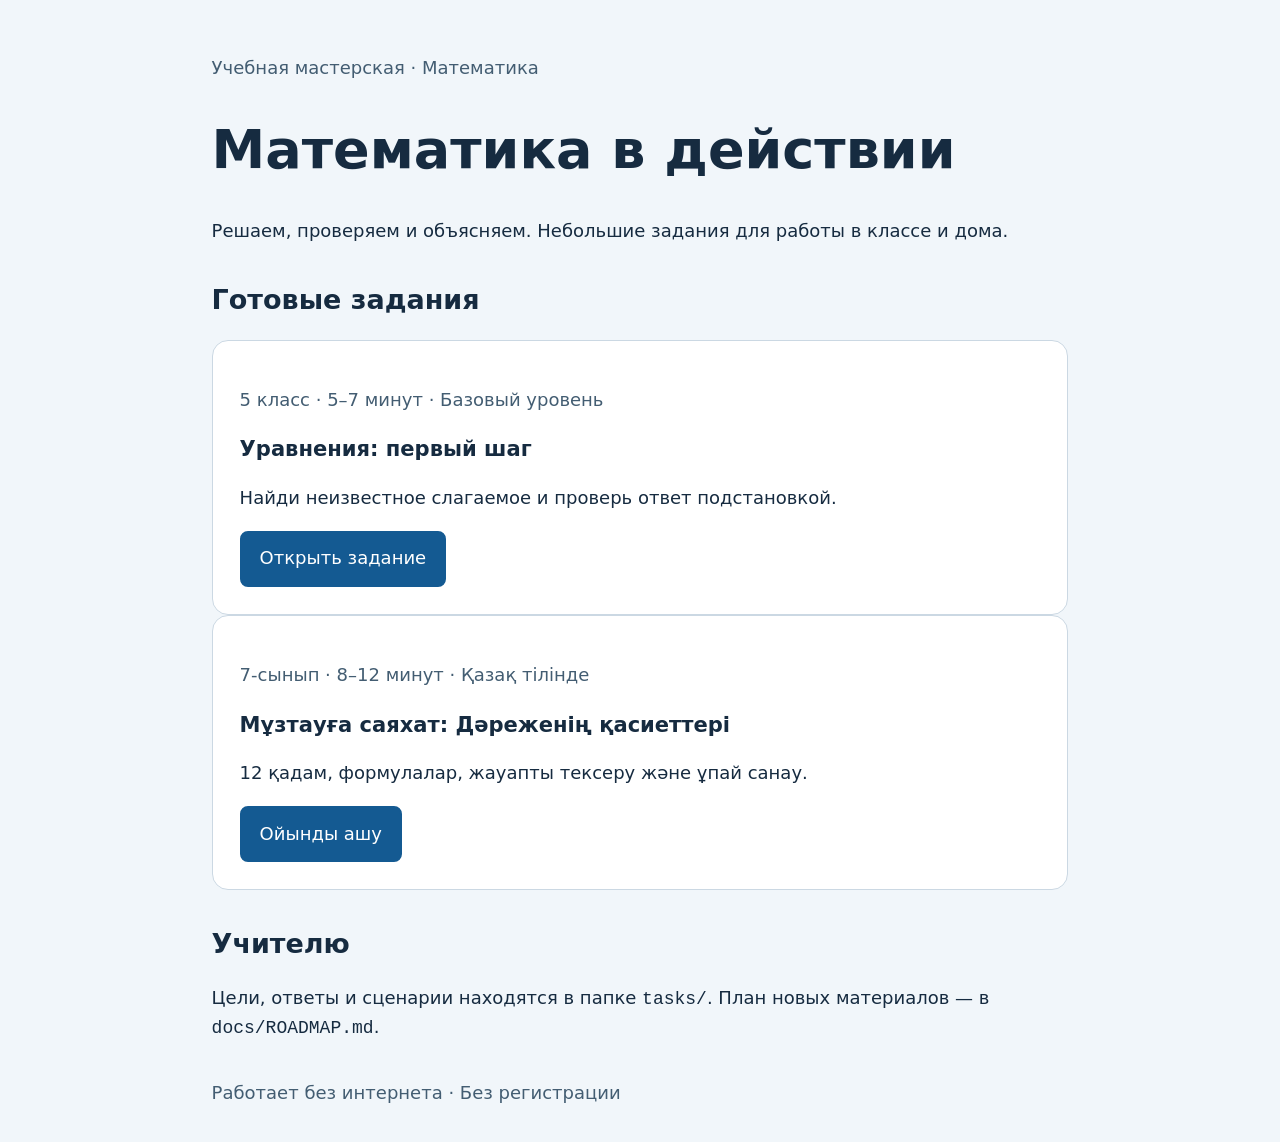
<file: index.html>
<!doctype html>
<html lang="ru">
<head>
  <meta charset="utf-8">
  <meta name="viewport" content="width=device-width, initial-scale=1">
  <title>Математика в действии</title>
  <link rel="stylesheet" href="css/styles.css">
</head>
<body>
  <main>
    <header><p class="eyebrow">Учебная мастерская · Математика</p>
      <h1>Математика в действии</h1>
      <p>Решаем, проверяем и объясняем. Небольшие задания для работы в классе и дома.</p>
    </header>
    <section aria-labelledby="catalog-title">
      <h2 id="catalog-title">Готовые задания</h2>
      <article class="card">
        <p class="eyebrow">5 класс · 5–7 минут · Базовый уровень</p>
        <h3>Уравнения: первый шаг</h3>
        <p>Найди неизвестное слагаемое и проверь ответ подстановкой.</p>
        <a class="button" href="html/equations.html">Открыть задание</a>
      </article>
      <article class="card" lang="kk">
        <p class="eyebrow">7-сынып · 8–12 минут · Қазақ тілінде</p>
        <h3>Мұзтауға саяхат: Дәреженің қасиеттері</h3>
        <p>12 қадам, формулалар, жауапты тексеру және ұпай санау.</p>
        <a class="button" href="html/powers.html">Ойынды ашу</a>
      </article>
    </section>
    <aside><h2>Учителю</h2><p>Цели, ответы и сценарии находятся в папке <code>tasks/</code>. План новых материалов — в <code>docs/ROADMAP.md</code>.</p></aside>
    <footer>Работает без интернета · Без регистрации</footer>
  </main>
</body>
</html>
</file>
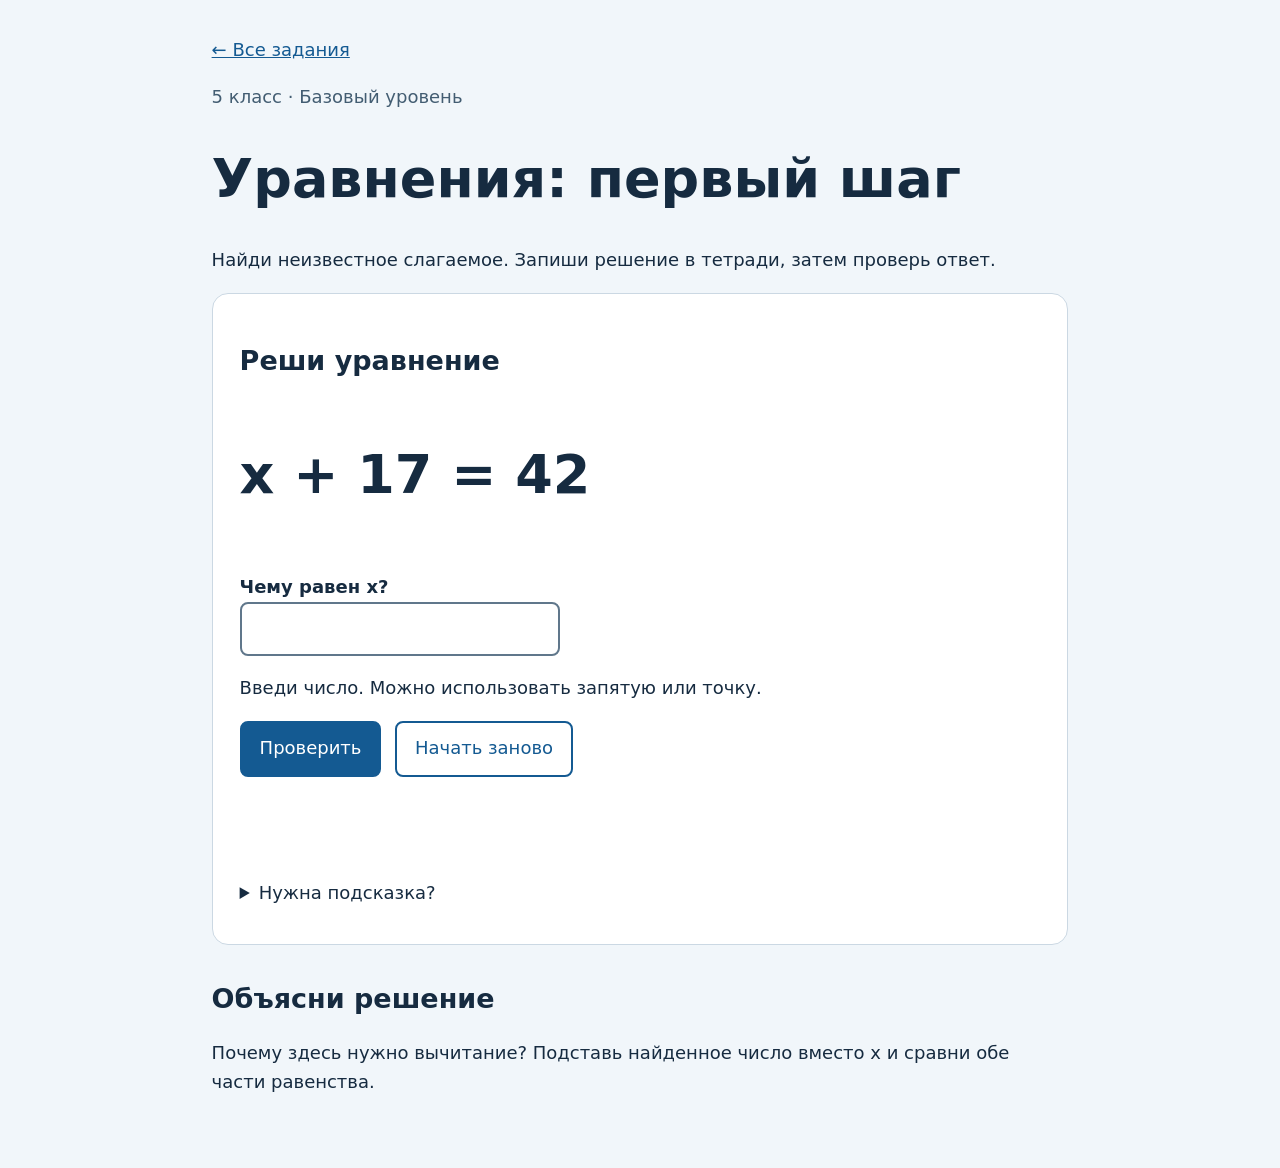
<file: html/equations.html>
<!doctype html>
<html lang="ru">
<head>
  <meta charset="utf-8">
  <meta name="viewport" content="width=device-width, initial-scale=1">
  <title>Уравнения: первый шаг · 5 класс</title>
  <link rel="stylesheet" href="../css/styles.css">
  <script src="../js/equations.js" defer></script>
</head>
<body>
  <main>
    <nav aria-label="Навигация"><a href="../index.html">← Все задания</a></nav>
    <p class="eyebrow">5 класс · Базовый уровень</p>
    <h1>Уравнения: первый шаг</h1>
    <p>Найди неизвестное слагаемое. Запиши решение в тетради, затем проверь ответ.</p>
    <section class="card" aria-labelledby="problem-title">
      <h2 id="problem-title">Реши уравнение</h2>
      <p class="equation">x + 17 = 42</p>
      <form id="answer-form" novalidate>
        <label for="answer">Чему равен x?</label>
        <input id="answer" name="answer" type="text" inputmode="decimal" autocomplete="off" aria-describedby="answer-help feedback">
        <p id="answer-help">Введи число. Можно использовать запятую или точку.</p>
        <div class="actions"><button type="submit">Проверить</button><button type="reset" class="secondary">Начать заново</button></div>
      </form>
      <p id="feedback" role="status" aria-live="polite" aria-atomic="true"></p>
      <details><summary>Нужна подсказка?</summary><p>Чтобы найти неизвестное слагаемое, вычти известное слагаемое из суммы.</p></details>
      <noscript><p>Проверка ответа требует включённого JavaScript. Реши в тетради и проверь подстановкой: сумма должна равняться 42.</p></noscript>
    </section>
    <section><h2>Объясни решение</h2><p>Почему здесь нужно вычитание? Подставь найденное число вместо x и сравни обе части равенства.</p></section>
  </main>
</body>
</html>
</file>
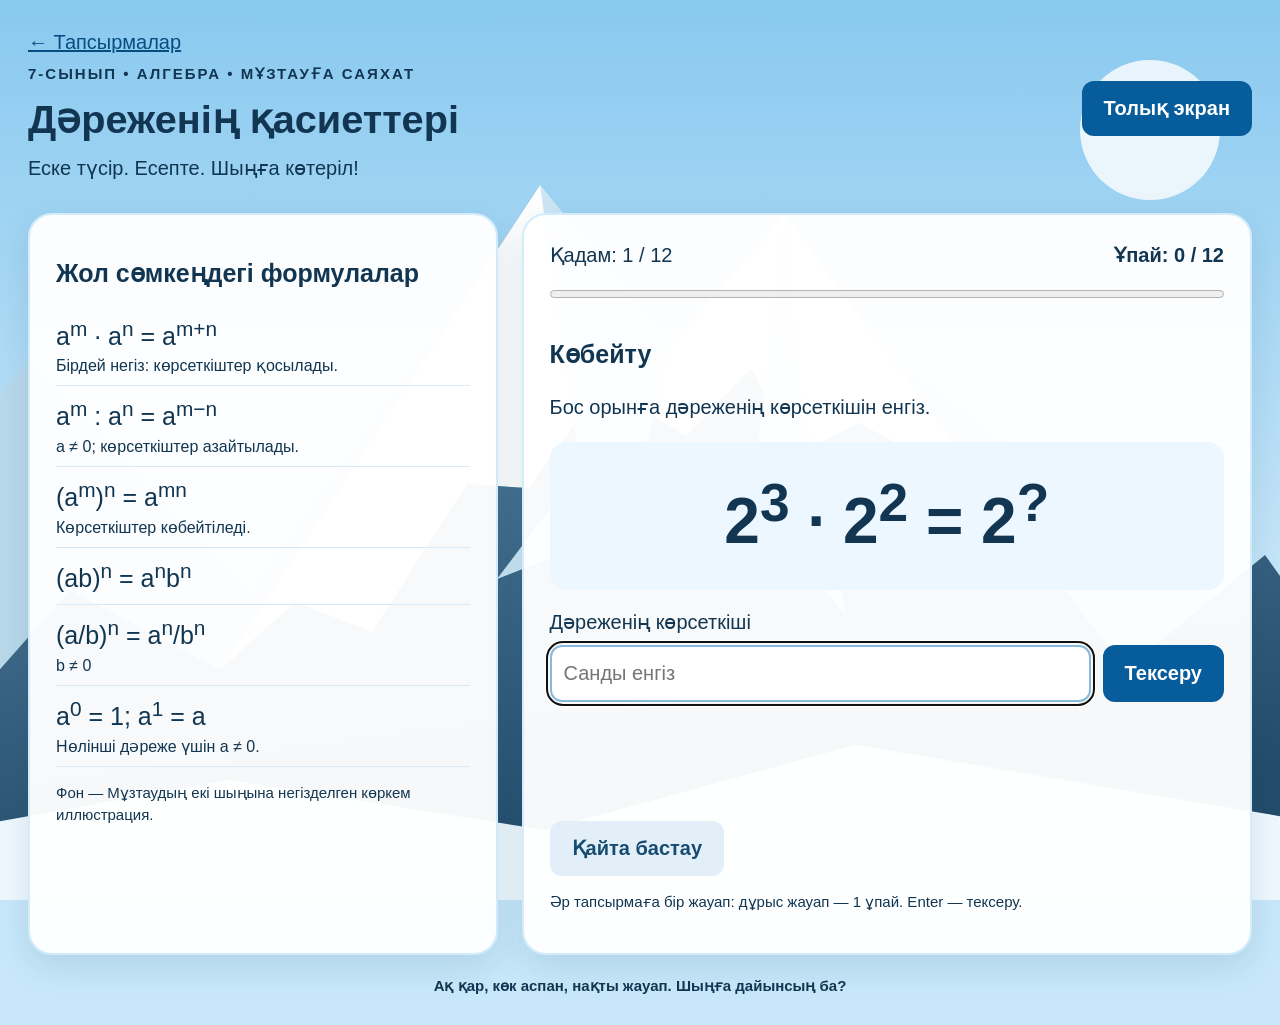
<file: html/powers.html>
<!doctype html>
<html lang="kk"><head><meta charset="utf-8"><meta name="viewport" content="width=device-width,initial-scale=1"><title>Мұзтау • Дәреженің қасиеттері</title><link rel="stylesheet" href="../css/powers.css"><script src="../tasks/grade-7/powers-data.js" defer></script><script src="../js/powers.js" defer></script></head>
<body><main class="game"><header><div><a href="../index.html">← Тапсырмалар</a><p class="eyebrow">7-СЫНЫП • АЛГЕБРА • МҰЗТАУҒА САЯХАТ</p><h1>Дәреженің қасиеттері</h1><p>Еске түсір. Есепте. Шыңға көтеріл!</p></div><button id="fullscreen" type="button">Толық экран</button></header>
<div class="layout"><aside class="panel"><h2>Жол сөмкеңдегі формулалар</h2><ul class="rules"><li>a<sup>m</sup> · a<sup>n</sup> = a<sup>m+n</sup><small>Бірдей негіз: көрсеткіштер қосылады.</small></li><li>a<sup>m</sup> : a<sup>n</sup> = a<sup>m−n</sup><small>a ≠ 0; көрсеткіштер азайтылады.</small></li><li>(a<sup>m</sup>)<sup>n</sup> = a<sup>mn</sup><small>Көрсеткіштер көбейтіледі.</small></li><li>(ab)<sup>n</sup> = a<sup>n</sup>b<sup>n</sup></li><li>(a/b)<sup>n</sup> = a<sup>n</sup>/b<sup>n</sup><small>b ≠ 0</small></li><li>a<sup>0</sup> = 1; a<sup>1</sup> = a<small>Нөлінші дәреже үшін a ≠ 0.</small></li></ul><p class="note">Фон — Мұзтаудың екі шыңына негізделген көркем иллюстрация.</p></aside>
<section class="panel play" aria-labelledby="stage"><div class="stats"><span id="counter"></span><strong id="score">Ұпай: 0 / 12</strong></div><progress id="progress" value="0" max="12" aria-label="Ойын барысы"></progress><h2 id="stage">Бірінші қадам</h2><p id="instruction"></p><div id="expression" class="expression"></div><form id="answer-form"><label for="answer" id="answer-label">Жауабың</label><div class="answer-row"><input id="answer" type="text" inputmode="numeric" autocomplete="off" aria-describedby="feedback" placeholder="Санды енгіз"><button id="check" type="submit">Тексеру</button></div></form><p id="feedback" class="feedback" role="status" aria-live="polite"></p><button id="next" type="button" hidden>Келесі қадам →</button><div id="result" hidden></div><button id="restart" class="secondary" type="button">Қайта бастау</button><p class="note">Әр тапсырмаға бір жауап: дұрыс жауап — 1 ұпай. Enter — тексеру.</p></section></div><footer>Ақ қар, көк аспан, нақты жауап. Шыңға дайынсың ба?</footer></main><noscript>Ойын үшін браузерде JavaScript қосылуы керек.</noscript></body></html>
</file>
<file: css/styles.css>
:root { color-scheme: light; font-family: system-ui, sans-serif; color: #162b40; background: #f1f6fa; line-height: 1.6; font-size: 18px; }
* { box-sizing: border-box; }
body { margin: 0; }
main { max-width: 900px; padding: 2rem 1.2rem; margin: auto; }
h1 { font-size: clamp(2rem, 5vw, 3rem); line-height: 1.15; }
h2, h3 { line-height: 1.3; }
header, section, aside { margin-bottom: 2rem; }
.eyebrow, footer { color: #435d72; }
.card { padding: 1.5rem; background: white; border: 1px solid #cbd8e3; border-radius: 16px; }
a { color: #145a92; }
button, .button { display: inline-block; border: 2px solid #145a92; border-radius: 8px; background: #145a92; color: white; padding: .65rem 1rem; font: inherit; text-decoration: none; cursor: pointer; }
.secondary { background: white; color: #145a92; }
:focus-visible { outline: 3px solid #9b4600; outline-offset: 4px; }
label { display: block; font-weight: 700; }
input { width: 100%; max-width: 320px; padding: .6rem; font: inherit; border: 2px solid #60778b; border-radius: 8px; }
.actions { display: flex; flex-wrap: wrap; gap: .75rem; }
.equation { font-size: clamp(2rem, 7vw, 3rem); font-weight: 700; }
#feedback { min-height: 3.2em; font-weight: 600; }
summary { cursor: pointer; padding: .5rem 0; }
code { overflow-wrap: anywhere; }
@media print {
  :root { background: white; color: black; font-size: 14pt; }
  main { max-width: none; padding: 0; }
  nav, button, .button, details, #feedback, #answer-help { display: none; }
  .card { border: 1px solid black; break-inside: avoid; }
  input { border: 0; border-bottom: 1px solid black; }
}
</file>
<file: css/powers.css>
*{box-sizing:border-box}body{margin:0;color:#123651;font:20px/1.45 Arial,sans-serif;background:#c8e8fa url("muztau.svg") center/cover fixed no-repeat}button,input{font:inherit}button,a,input{outline-offset:4px}button{border:0;border-radius:12px;padding:13px 22px;background:#075c9c;color:white;cursor:pointer;font-weight:bold}button:hover{background:#034675}button:disabled{opacity:.6;cursor:default}[hidden]{display:none!important}a{color:#074d80}.game{max-width:1500px;margin:auto;padding:28px;min-height:100vh}header{display:flex;align-items:center;justify-content:space-between;gap:18px}header p{margin:6px 0}h1{font-size:clamp(30px,3.1vw,48px);margin:4px 0}h2{font-size:25px;margin:14px 0}.eyebrow{font-size:15px;letter-spacing:2px;font-weight:bold}.layout{display:grid;grid-template-columns: .9fr 1.4fr;gap:24px;margin-top:24px}.panel{background:rgba(255,255,255,.96);border:2px solid #d3ecfc;border-radius:24px;padding:26px;box-shadow:0 12px 35px #184a6c22}.rules{list-style:none;padding:0;margin:0}.rules li{padding:8px 0;border-bottom:1px solid #d8eaf5;font-size:25px}.rules small{display:block;font-size:16px}.stats{display:flex;justify-content:space-between;gap:12px}progress{width:100%;height:16px;margin:16px 0;accent-color:#0877bb}.expression{font-size:clamp(40px,5vw,72px);text-align:center;background:#edf7ff;border-radius:16px;padding:22px;margin:18px 0;font-weight:bold}.answer-row{display:flex;gap:12px;margin-top:8px}input{width:100%;min-width:0;border:2px solid #88b9da;border-radius:12px;padding:12px;color:#123651;background:white}.feedback{min-height:64px;padding:12px;border-radius:12px}.feedback.correct{background:#e1f5ea;color:#155536}.feedback.wrong{background:#fff0df;color:#783400}.secondary{background:#e2eff8;color:#174c70;margin-top:15px}.secondary:hover{background:#c7e2f4}.note,footer{font-size:15px}footer{text-align:center;margin-top:20px;font-weight:bold}#result{padding:15px;background:#edf7ff;border-radius:15px}#result li{margin:8px 0}body:fullscreen{overflow:auto}@media(min-width:1200px) and (min-height:700px){.game{display:flex;flex-direction:column;justify-content:center}.layout{min-height:560px}}@media(max-width:850px){.layout{grid-template-columns:1fr}.game{padding:15px}header{align-items:flex-start}header button{font-size:15px}.answer-row{flex-wrap:wrap}.answer-row button{width:100%}.stats{font-size:17px}}@media print{body{background:white}.game{padding:0}button,footer{display:none}.layout{display:block}.panel{box-shadow:none;margin:10px 0}.expression{font-size:36px}}
</file>
